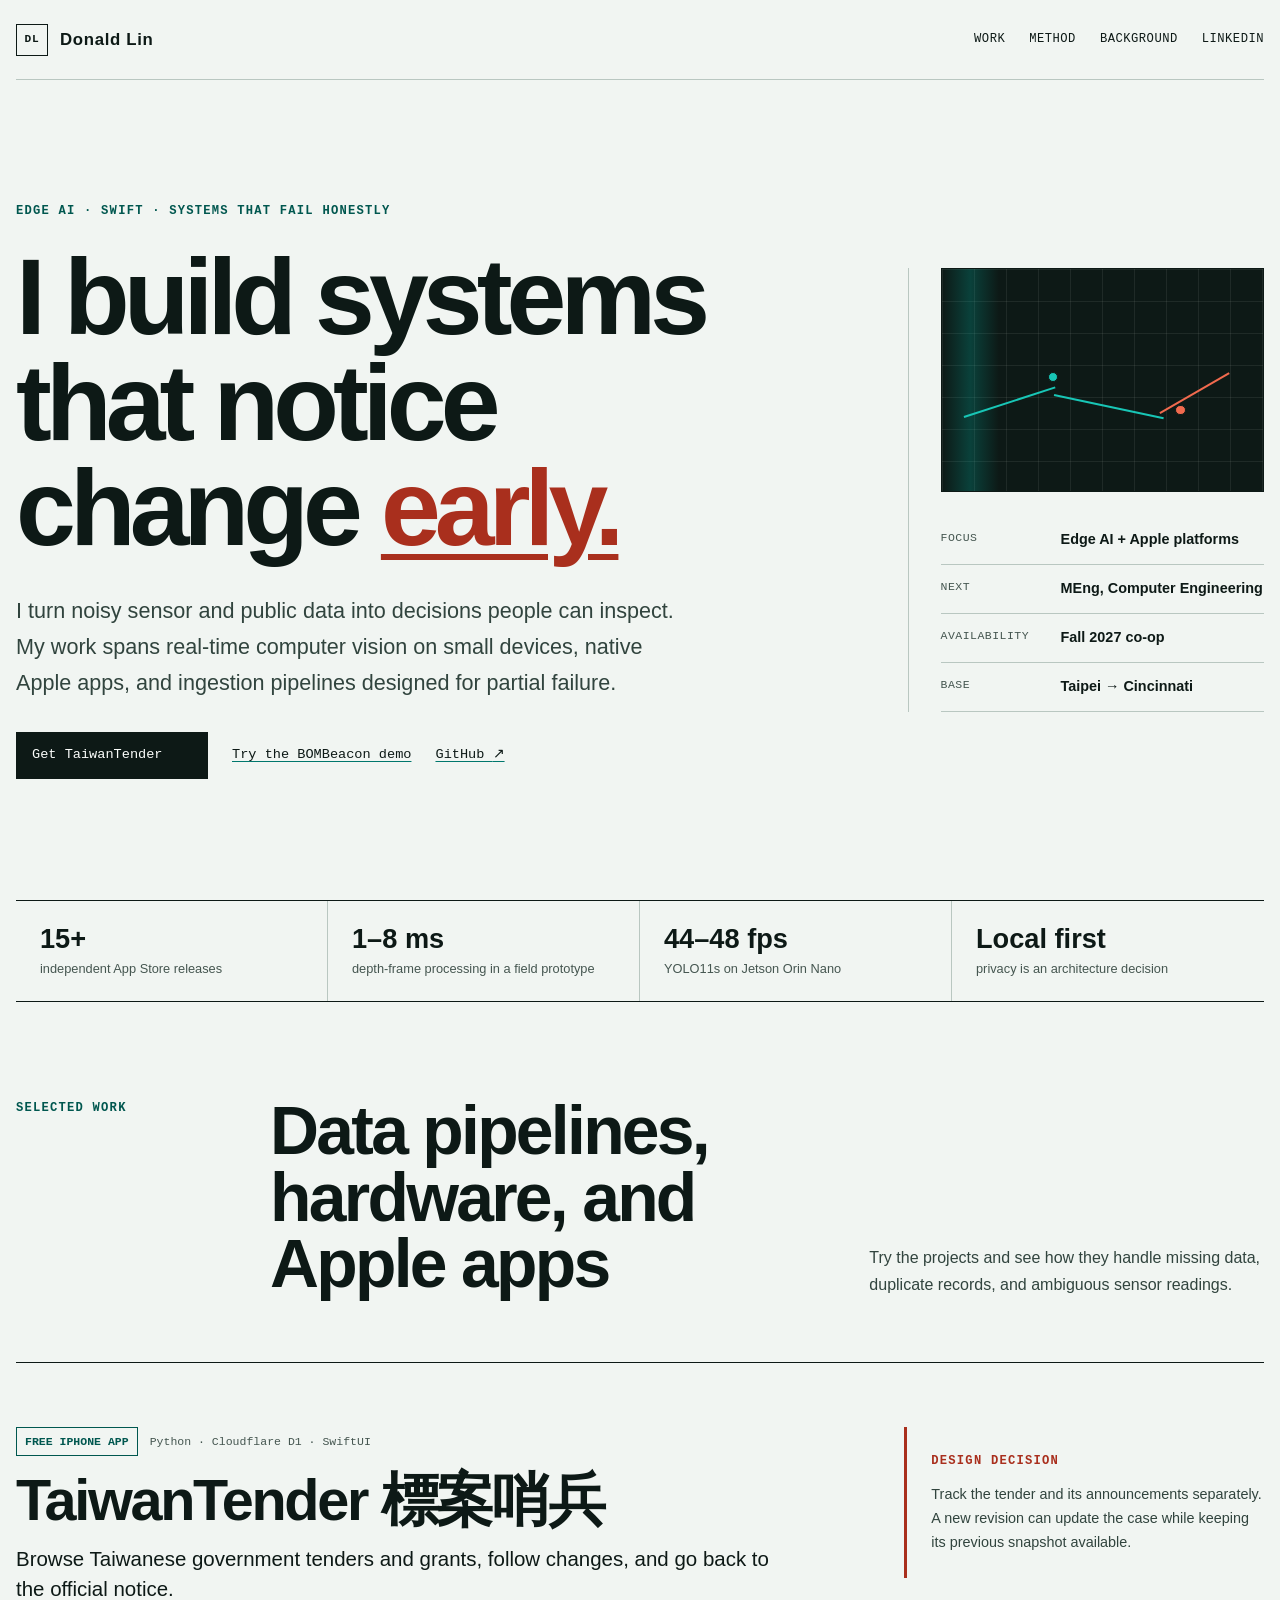
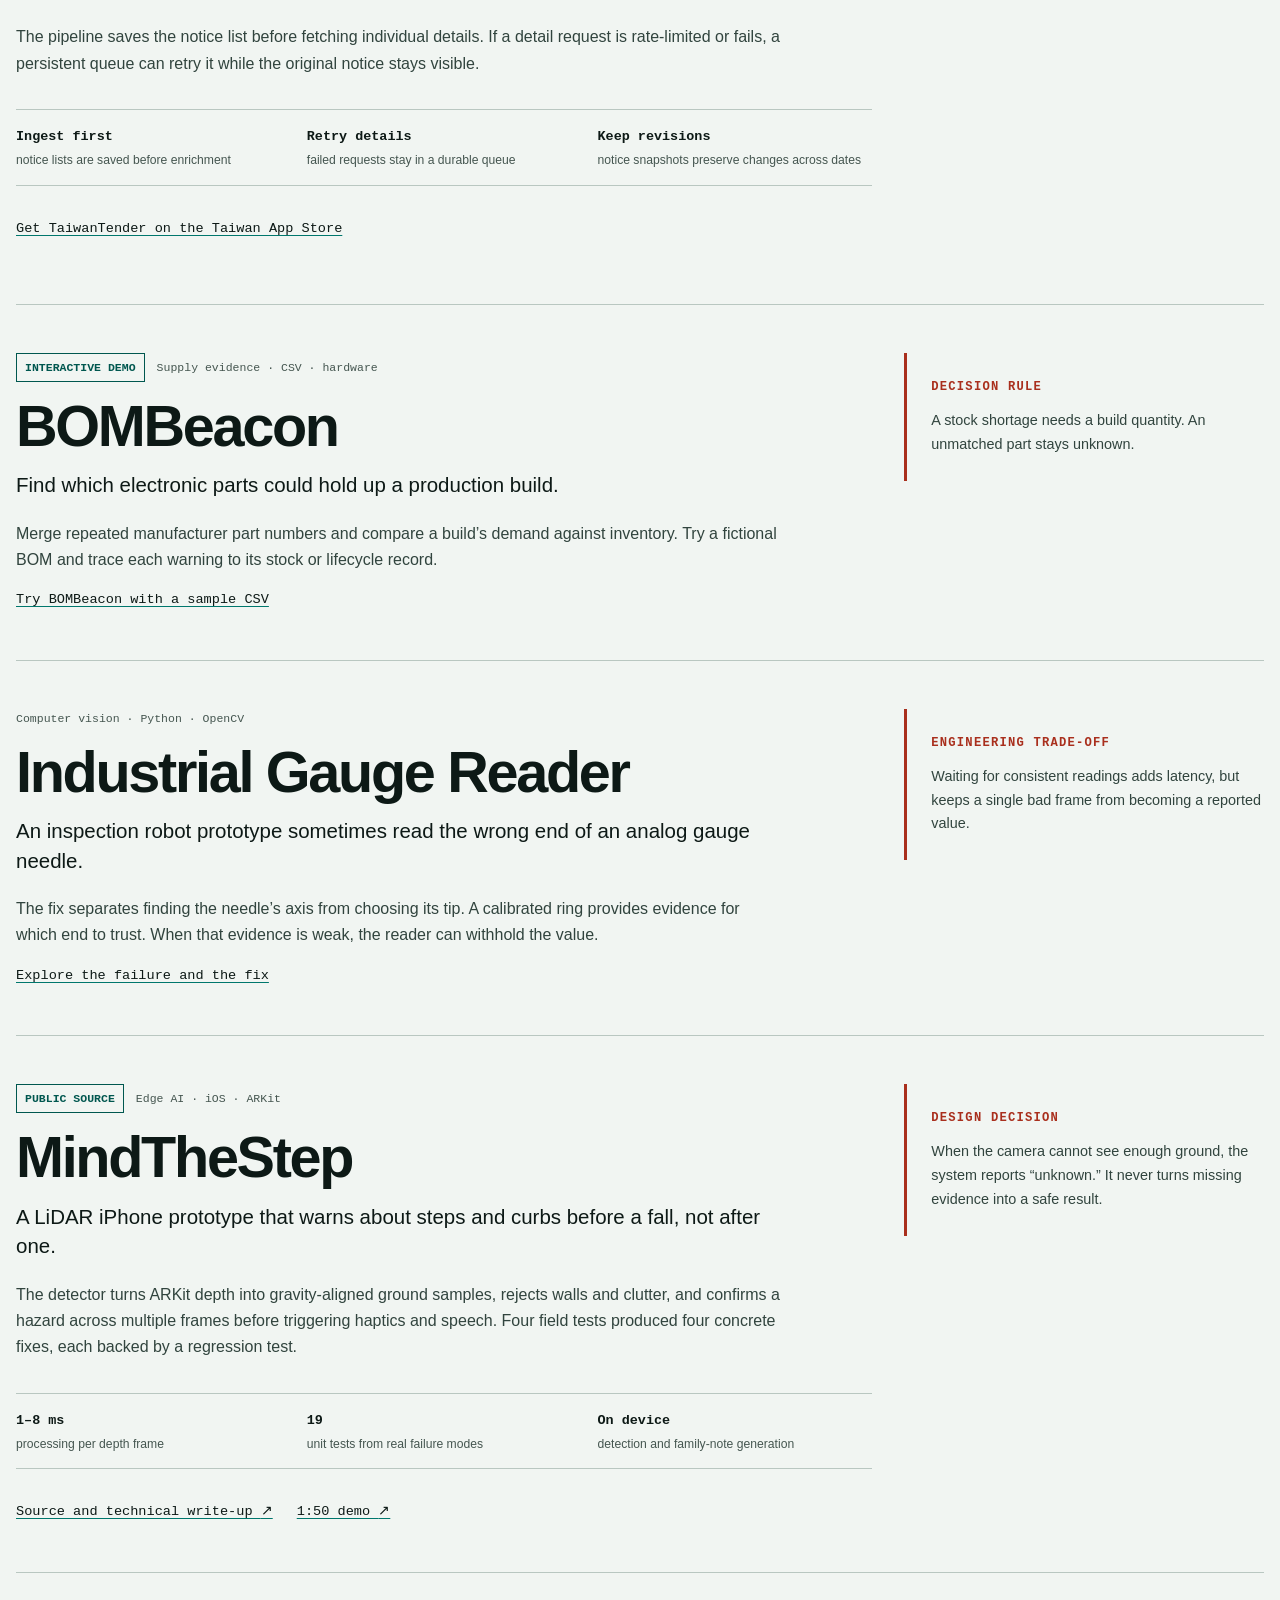
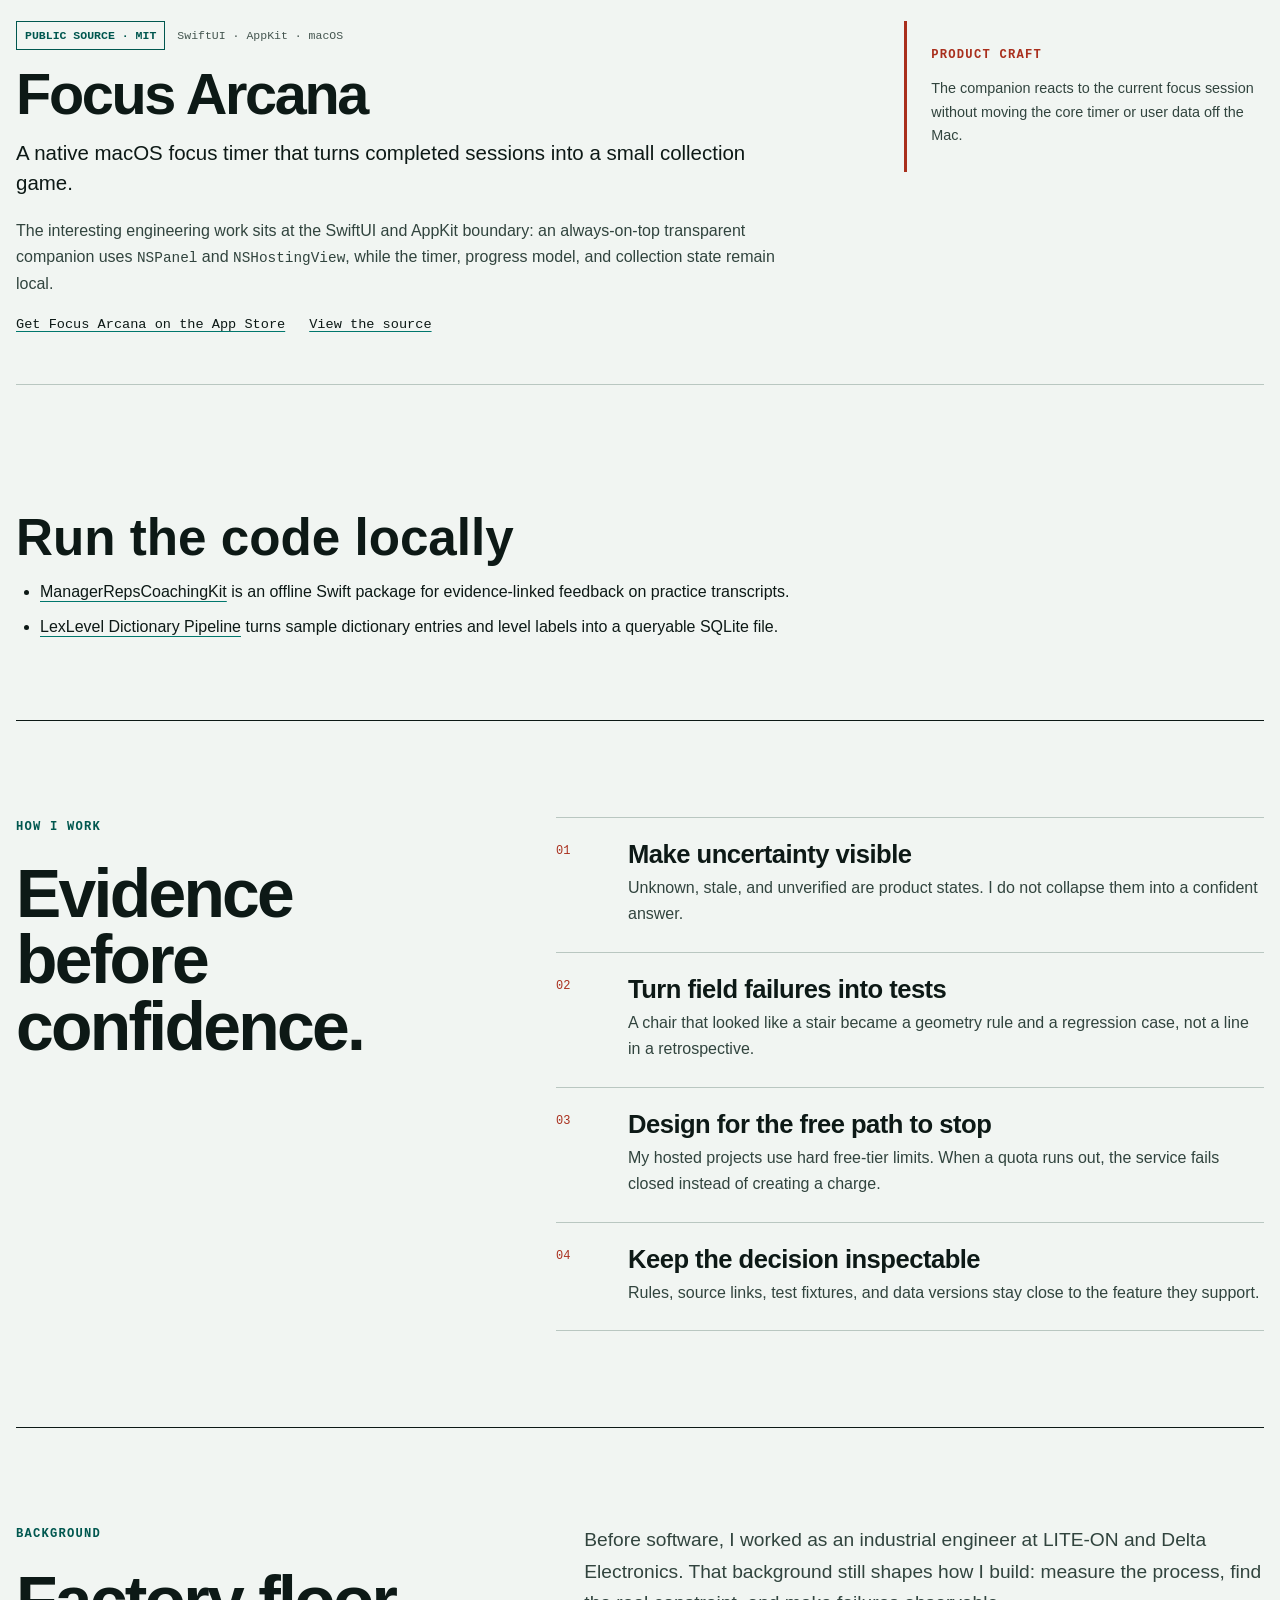
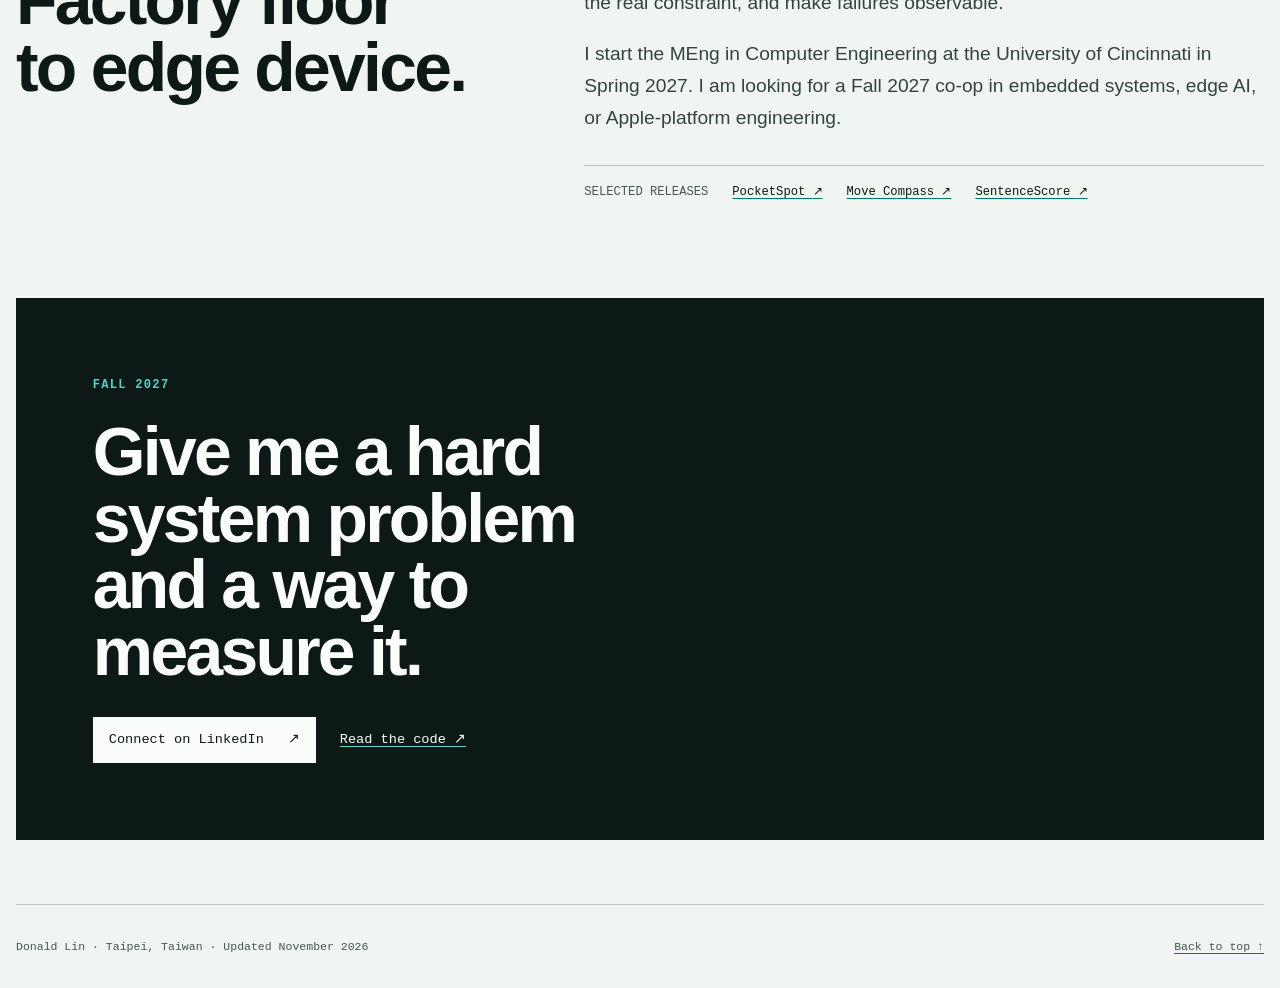
<file: index.html>
<!doctype html>
<html lang="en">
<head>
  <meta charset="utf-8" />
  <meta name="viewport" content="width=device-width, initial-scale=1" />
  <meta name="description" content="Donald Lin builds edge-AI systems and native Apple software, with a focus on measurable behavior, privacy, and reliable operation." />
  <meta name="theme-color" content="#0d1916" />
  <meta name="color-scheme" content="light" />
  <link rel="canonical" href="https://tel0955850213.github.io/" />
  <link rel="icon" href="favicon.svg" type="image/svg+xml" />
  <title>Donald Lin — Edge AI and Apple platforms</title>
  <link rel="stylesheet" href="styles.css" />
</head>
<body>
  <a class="skip-link" href="#main">Skip to main content</a>

  <header class="site-header">
    <a class="wordmark" href="#top">
      <span class="wordmark-mark" aria-hidden="true">DL</span>
      <span>Donald Lin</span>
    </a>
    <nav aria-label="Primary navigation">
      <a href="#work">Work</a>
      <a href="#method">Method</a>
      <a href="#background">Background</a>
      <a href="https://www.linkedin.com/in/donald-lin-0a249320a/">LinkedIn</a>
    </nav>
  </header>

  <main id="main">
    <section class="hero" id="top" aria-labelledby="hero-title">
      <div class="hero-copy">
        <p class="kicker">Edge AI · Swift · systems that fail honestly</p>
        <h1 id="hero-title">I build systems that notice change <em>early.</em></h1>
        <p class="hero-summary">
          I turn noisy sensor and public data into decisions people can inspect.
          My work spans real-time computer vision on small devices, native Apple apps,
          and ingestion pipelines designed for partial failure.
        </p>
        <div class="hero-actions" aria-label="Portfolio links">
          <a class="primary-action" href="https://apps.apple.com/tw/app/id6794689780">Get TaiwanTender</a>
          <a href="bombeacon.html">Try the BOMBeacon demo</a>
          <a href="https://github.com/tel0955850213">GitHub <span aria-hidden="true">↗</span></a>
        </div>
      </div>

      <aside class="signal-panel" aria-label="Current status">
        <div class="signal-screen" aria-hidden="true">
          <span class="scan-line"></span>
          <span class="signal-segment segment-a"></span>
          <span class="signal-segment segment-b"></span>
          <span class="signal-segment segment-c"></span>
          <span class="signal-dot dot-a"></span>
          <span class="signal-dot dot-b"></span>
        </div>
        <dl>
          <div><dt>Focus</dt><dd>Edge AI + Apple platforms</dd></div>
          <div><dt>Next</dt><dd>MEng, Computer Engineering</dd></div>
          <div><dt>Availability</dt><dd>Fall 2027 co-op</dd></div>
          <div><dt>Base</dt><dd>Taipei → Cincinnati</dd></div>
        </dl>
      </aside>
    </section>

    <section class="proof-strip" aria-label="Engineering profile">
      <p><strong>15+</strong><span>independent App Store releases</span></p>
      <p><strong>1–8 ms</strong><span>depth-frame processing in a field prototype</span></p>
      <p><strong>44–48 fps</strong><span>YOLO11s on Jetson Orin Nano</span></p>
      <p><strong>Local first</strong><span>privacy is an architecture decision</span></p>
    </section>

    <section class="work-section" id="work" aria-labelledby="work-title">
      <div class="section-heading">
        <p class="section-label">Selected work</p>
        <h2 id="work-title">Data pipelines, hardware, and Apple apps</h2>
        <p>Try the projects and see how they handle missing data, duplicate records, and ambiguous sensor readings.</p>
      </div>

      <div class="project-ledger">
        <article class="project project-featured" id="taiwantender">
          <div class="project-main">
            <div class="project-meta">
              <span class="status public">Free iPhone app</span>
              <span>Python · Cloudflare D1 · SwiftUI</span>
            </div>
            <h3>TaiwanTender <span lang="zh-Hant">標案哨兵</span></h3>
            <p class="project-lede">Browse Taiwanese government tenders and grants, follow changes, and go back to the official notice.</p>
            <p>The pipeline saves the notice list before fetching individual details. If a detail request is rate-limited or fails, a persistent queue can retry it while the original notice stays visible.</p>
            <div class="evidence" aria-label="TaiwanTender design">
              <p><strong>Ingest first</strong><span>notice lists are saved before enrichment</span></p>
              <p><strong>Retry details</strong><span>failed requests stay in a durable queue</span></p>
              <p><strong>Keep revisions</strong><span>notice snapshots preserve changes across dates</span></p>
            </div>
            <div class="project-links">
              <a href="https://apps.apple.com/tw/app/id6794689780">Get TaiwanTender on the Taiwan App Store</a>
            </div>
          </div>
          <aside class="project-note">
            <p class="note-label">Design decision</p>
            <p>Track the tender and its announcements separately. A new revision can update the case while keeping its previous snapshot available.</p>
          </aside>
        </article>

        <article class="project" id="bombeacon">
          <div class="project-main">
            <div class="project-meta">
              <span class="status public">Interactive demo</span>
              <span>Supply evidence · CSV · hardware</span>
            </div>
            <h3>BOMBeacon</h3>
            <p class="project-lede">Find which electronic parts could hold up a production build.</p>
            <p>Merge repeated manufacturer part numbers and compare a build’s demand against inventory. Try a fictional BOM and trace each warning to its stock or lifecycle record.</p>
            <div class="project-links"><a href="bombeacon.html">Try BOMBeacon with a sample CSV</a></div>
          </div>
          <aside class="project-note">
            <p class="note-label">Decision rule</p>
            <p>A stock shortage needs a build quantity. An unmatched part stays unknown.</p>
          </aside>
        </article>

        <article class="project">
          <div class="project-main">
            <div class="project-meta"><span>Computer vision · Python · OpenCV</span></div>
            <h3>Industrial Gauge Reader</h3>
            <p class="project-lede">An inspection robot prototype sometimes read the wrong end of an analog gauge needle.</p>
            <p>The fix separates finding the needle’s axis from choosing its tip. A calibrated ring provides evidence for which end to trust. When that evidence is weak, the reader can withhold the value.</p>
            <div class="project-links"><a href="gauge-reader.html">Explore the failure and the fix</a></div>
          </div>
          <aside class="project-note">
            <p class="note-label">Engineering trade-off</p>
            <p>Waiting for consistent readings adds latency, but keeps a single bad frame from becoming a reported value.</p>
          </aside>
        </article>

        <article class="project">
          <div class="project-main">
            <div class="project-meta">
              <span class="status public">Public source</span>
              <span>Edge AI · iOS · ARKit</span>
            </div>
            <h3>MindTheStep</h3>
            <p class="project-lede">A LiDAR iPhone prototype that warns about steps and curbs before a fall, not after one.</p>
            <p>
              The detector turns ARKit depth into gravity-aligned ground samples, rejects walls and clutter,
              and confirms a hazard across multiple frames before triggering haptics and speech. Four field tests
              produced four concrete fixes, each backed by a regression test.
            </p>
            <div class="evidence" aria-label="MindTheStep evidence">
              <p><strong>1–8 ms</strong><span>processing per depth frame</span></p>
              <p><strong>19</strong><span>unit tests from real failure modes</span></p>
              <p><strong>On device</strong><span>detection and family-note generation</span></p>
            </div>
            <div class="project-links">
              <a href="https://github.com/tel0955850213/mindthestep">Source and technical write-up <span aria-hidden="true">↗</span></a>
              <a href="https://youtu.be/XT80odwnBWA">1:50 demo <span aria-hidden="true">↗</span></a>
            </div>
          </div>
          <aside class="project-note">
            <p class="note-label">Design decision</p>
            <p>When the camera cannot see enough ground, the system reports “unknown.” It never turns missing evidence into a safe result.</p>
          </aside>
        </article>

        <article class="project">
          <div class="project-main">
            <div class="project-meta">
              <span class="status public">Public source · MIT</span>
              <span>SwiftUI · AppKit · macOS</span>
            </div>
            <h3>Focus Arcana</h3>
            <p class="project-lede">A native macOS focus timer that turns completed sessions into a small collection game.</p>
            <p>
              The interesting engineering work sits at the SwiftUI and AppKit boundary: an always-on-top transparent
              companion uses <code>NSPanel</code> and <code>NSHostingView</code>, while the timer, progress model,
              and collection state remain local.
            </p>
            <div class="project-links">
              <a href="https://apps.apple.com/us/app/focus-arcana-pomodoro-rpg/id6789488362">Get Focus Arcana on the App Store</a>
              <a href="https://github.com/tel0955850213/MacFocus">View the source</a>
            </div>
          </div>
          <aside class="project-note">
            <p class="note-label">Product craft</p>
            <p>The companion reacts to the current focus session without moving the core timer or user data off the Mac.</p>
          </aside>
        </article>
      </div>
    </section>

    <section class="library-section" id="tools" aria-labelledby="tools-title">
      <h2 id="tools-title">Run the code locally</h2>
      <ul>
        <li><a href="https://github.com/tel0955850213/ManagerRepsCoachingKit">ManagerRepsCoachingKit</a> is an offline Swift package for evidence-linked feedback on practice transcripts.</li>
        <li><a href="https://github.com/tel0955850213/lexlevel-pipeline">LexLevel Dictionary Pipeline</a> turns sample dictionary entries and level labels into a queryable SQLite file.</li>
      </ul>
    </section>

    <section class="method-section" id="method" aria-labelledby="method-title">
      <div class="section-heading compact">
        <p class="section-label">How I work</p>
        <h2 id="method-title">Evidence before confidence.</h2>
      </div>
      <ol class="method-list">
        <li>
          <span class="method-number">01</span>
          <div><h3>Make uncertainty visible</h3><p>Unknown, stale, and unverified are product states. I do not collapse them into a confident answer.</p></div>
        </li>
        <li>
          <span class="method-number">02</span>
          <div><h3>Turn field failures into tests</h3><p>A chair that looked like a stair became a geometry rule and a regression case, not a line in a retrospective.</p></div>
        </li>
        <li>
          <span class="method-number">03</span>
          <div><h3>Design for the free path to stop</h3><p>My hosted projects use hard free-tier limits. When a quota runs out, the service fails closed instead of creating a charge.</p></div>
        </li>
        <li>
          <span class="method-number">04</span>
          <div><h3>Keep the decision inspectable</h3><p>Rules, source links, test fixtures, and data versions stay close to the feature they support.</p></div>
        </li>
      </ol>
    </section>

    <section class="background-section" id="background" aria-labelledby="background-title">
      <div>
        <p class="section-label">Background</p>
        <h2 id="background-title">Factory floor to edge device.</h2>
      </div>
      <div class="background-copy">
        <p>
          Before software, I worked as an industrial engineer at LITE-ON and Delta Electronics.
          That background still shapes how I build: measure the process, find the real constraint,
          and make failures observable.
        </p>
        <p>
          I start the MEng in Computer Engineering at the University of Cincinnati in Spring 2027.
          I am looking for a Fall 2027 co-op in embedded systems, edge AI, or Apple-platform engineering.
        </p>
        <div class="app-links" aria-label="Selected App Store releases">
          <span>Selected releases</span>
          <a href="https://apps.apple.com/tw/app/id6771274846">PocketSpot <span aria-hidden="true">↗</span></a>
          <a href="https://apps.apple.com/us/app/move-compass/id6795955157">Move Compass <span aria-hidden="true">↗</span></a>
          <a href="https://apps.apple.com/us/app/sentencescore-ielts-speaking/id6782122833">SentenceScore <span aria-hidden="true">↗</span></a>
        </div>
      </div>
    </section>

    <section class="contact-section" aria-labelledby="contact-title">
      <p class="section-label">Fall 2027</p>
      <h2 id="contact-title">Give me a hard system problem and a way to measure it.</h2>
      <div class="contact-links">
        <a class="primary-action light" href="https://www.linkedin.com/in/donald-lin-0a249320a/">Connect on LinkedIn <span aria-hidden="true">↗</span></a>
        <a href="https://github.com/tel0955850213">Read the code <span aria-hidden="true">↗</span></a>
      </div>
    </section>
  </main>

  <footer>
    <p>Donald Lin · Taipei, Taiwan · Updated November 2026</p>
    <a href="#top">Back to top <span aria-hidden="true">↑</span></a>
  </footer>
</body>
</html>
</file>
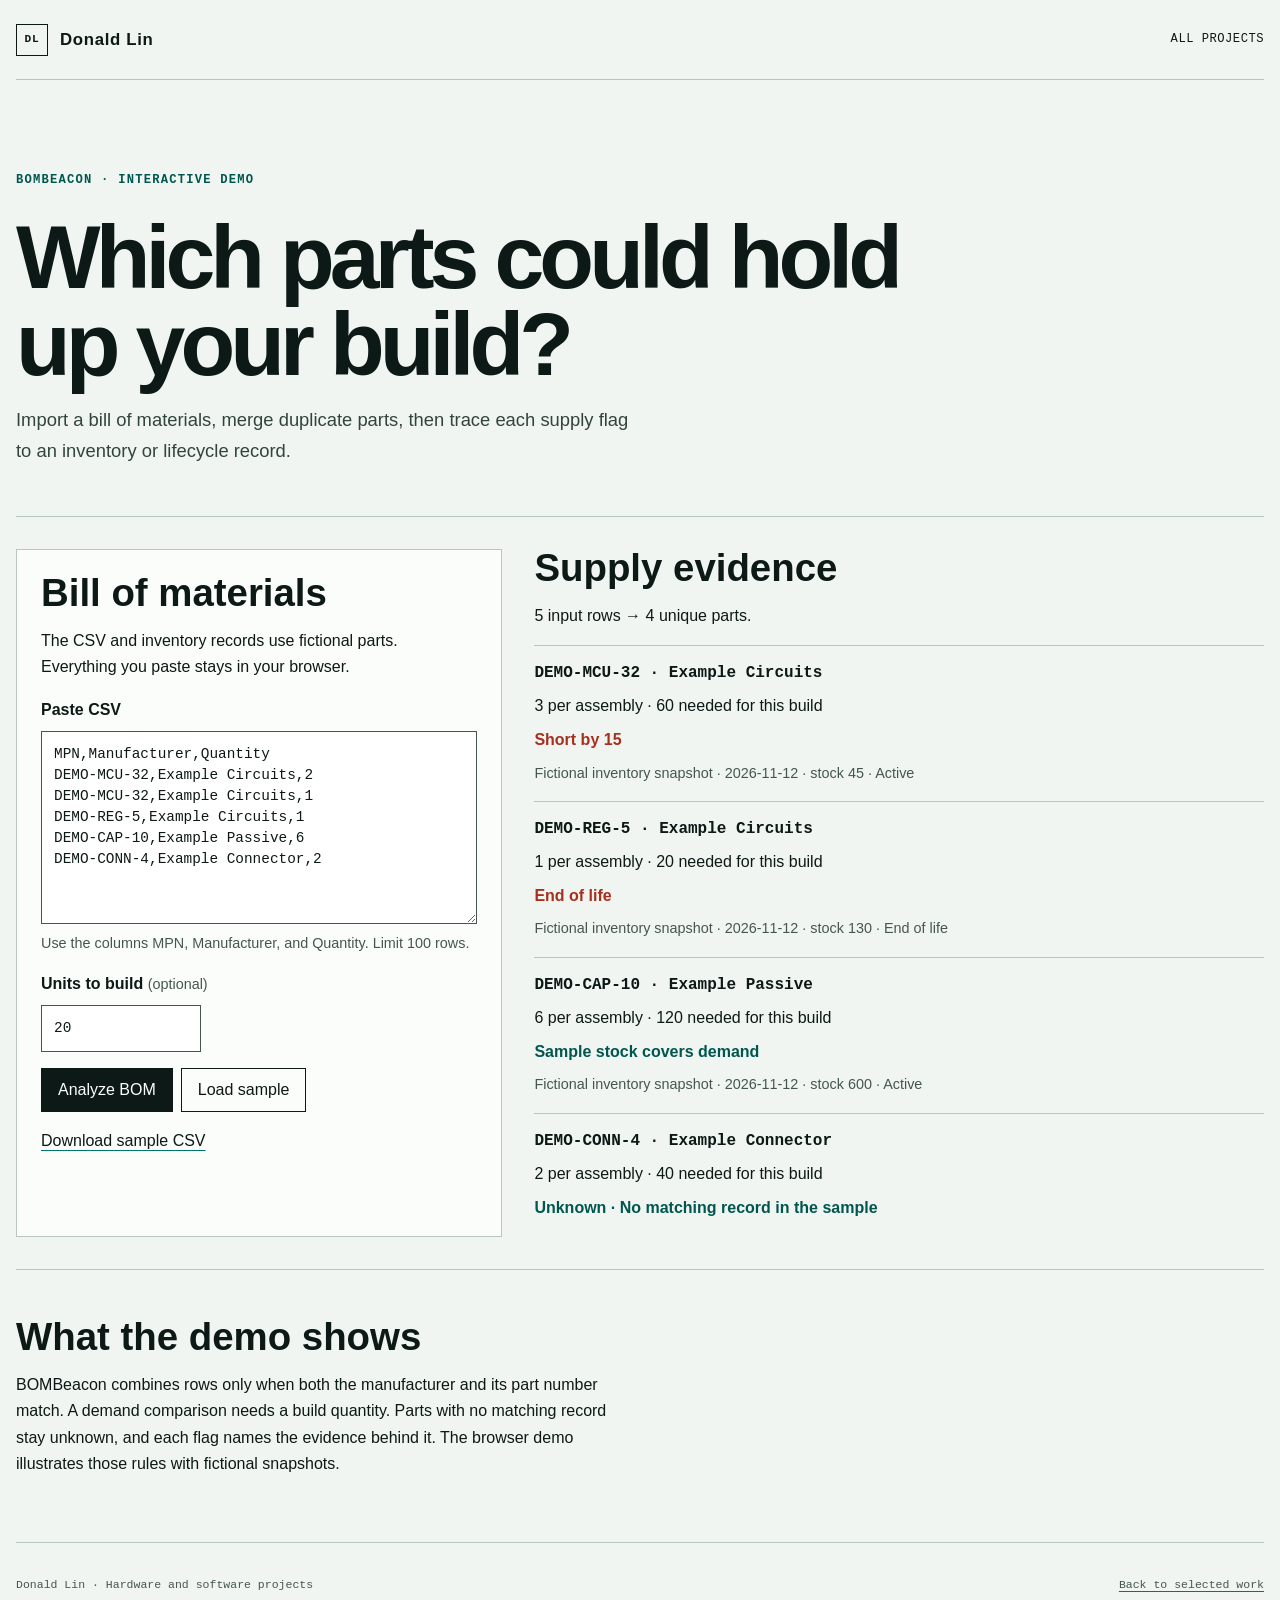
<file: bombeacon.html>
<!doctype html>
<html lang="en">
<head>
  <meta charset="utf-8" />
  <meta name="viewport" content="width=device-width, initial-scale=1" />
  <meta name="description" content="Try BOMBeacon with a fictional bill of materials. Merge repeated part numbers and trace supply flags to specific evidence." />
  <meta name="theme-color" content="#0d1916" />
  <link rel="canonical" href="https://tel0955850213.github.io/bombeacon.html" />
  <link rel="icon" href="favicon.svg" type="image/svg+xml" />
  <title>BOMBeacon demo | Donald Lin</title>
  <link rel="stylesheet" href="styles.css" />
  <link rel="stylesheet" href="bombeacon.css" />
  <script src="bombeacon.js" defer></script>
</head>
<body>
  <a class="skip-link" href="#main">Skip to main content</a>
  <header class="site-header">
    <a class="wordmark" href="./"><span class="wordmark-mark" aria-hidden="true">DL</span><span>Donald Lin</span></a>
    <nav aria-label="Primary navigation"><a href="./#work">All projects</a></nav>
  </header>

  <main id="main" class="bom-page">
    <header class="bom-intro">
      <p class="section-label">BOMBeacon · Interactive demo</p>
      <h1>Which parts could hold up your build?</h1>
      <p>Import a bill of materials, merge duplicate parts, then trace each supply flag to an inventory or lifecycle record.</p>
    </header>

    <div class="bom-workbench">
      <section class="bom-input" aria-labelledby="input-title">
        <h2 id="input-title">Bill of materials</h2>
        <p>The CSV and inventory records use fictional parts. Everything you paste stays in your browser.</p>
        <noscript><p>Enable JavaScript to run the analysis. You can still download the sample CSV below.</p></noscript>
        <form id="bom-form" hidden>
          <label for="bom-csv">Paste CSV</label>
          <textarea id="bom-csv" rows="8" maxlength="30000" spellcheck="false" required aria-describedby="bom-format"></textarea>
          <p id="bom-format" class="bom-help">Use the columns MPN, Manufacturer, and Quantity. Limit 100 rows.</p>
          <label for="bom-builds">Units to build <span class="bom-help">(optional)</span></label>
          <input id="bom-builds" type="number" min="1" max="100000" step="1" />
          <div class="bom-actions">
            <button class="primary-action" type="submit">Analyze BOM</button>
            <button class="bom-reset" type="button" id="bom-reset">Load sample</button>
          </div>
        </form>
        <a class="bom-download" href="bombeacon-sample.csv" download>Download sample CSV</a>
      </section>

      <section class="bom-output" aria-labelledby="output-title">
        <h2 id="output-title">Supply evidence</h2>
        <p id="bom-summary" role="status">Analyze the sample to see the merged parts and their evidence.</p>
        <p id="bom-error" role="alert" hidden></p>
        <div id="bom-findings"></div>
      </section>
    </div>

    <section class="bom-design" aria-labelledby="design-title">
      <h2 id="design-title">What the demo shows</h2>
      <p>BOMBeacon combines rows only when both the manufacturer and its part number match. A demand comparison needs a build quantity. Parts with no matching record stay unknown, and each flag names the evidence behind it. The browser demo illustrates those rules with fictional snapshots.</p>
    </section>
  </main>

  <footer><p>Donald Lin · Hardware and software projects</p><a href="./#work">Back to selected work</a></footer>
</body>
</html>
</file>
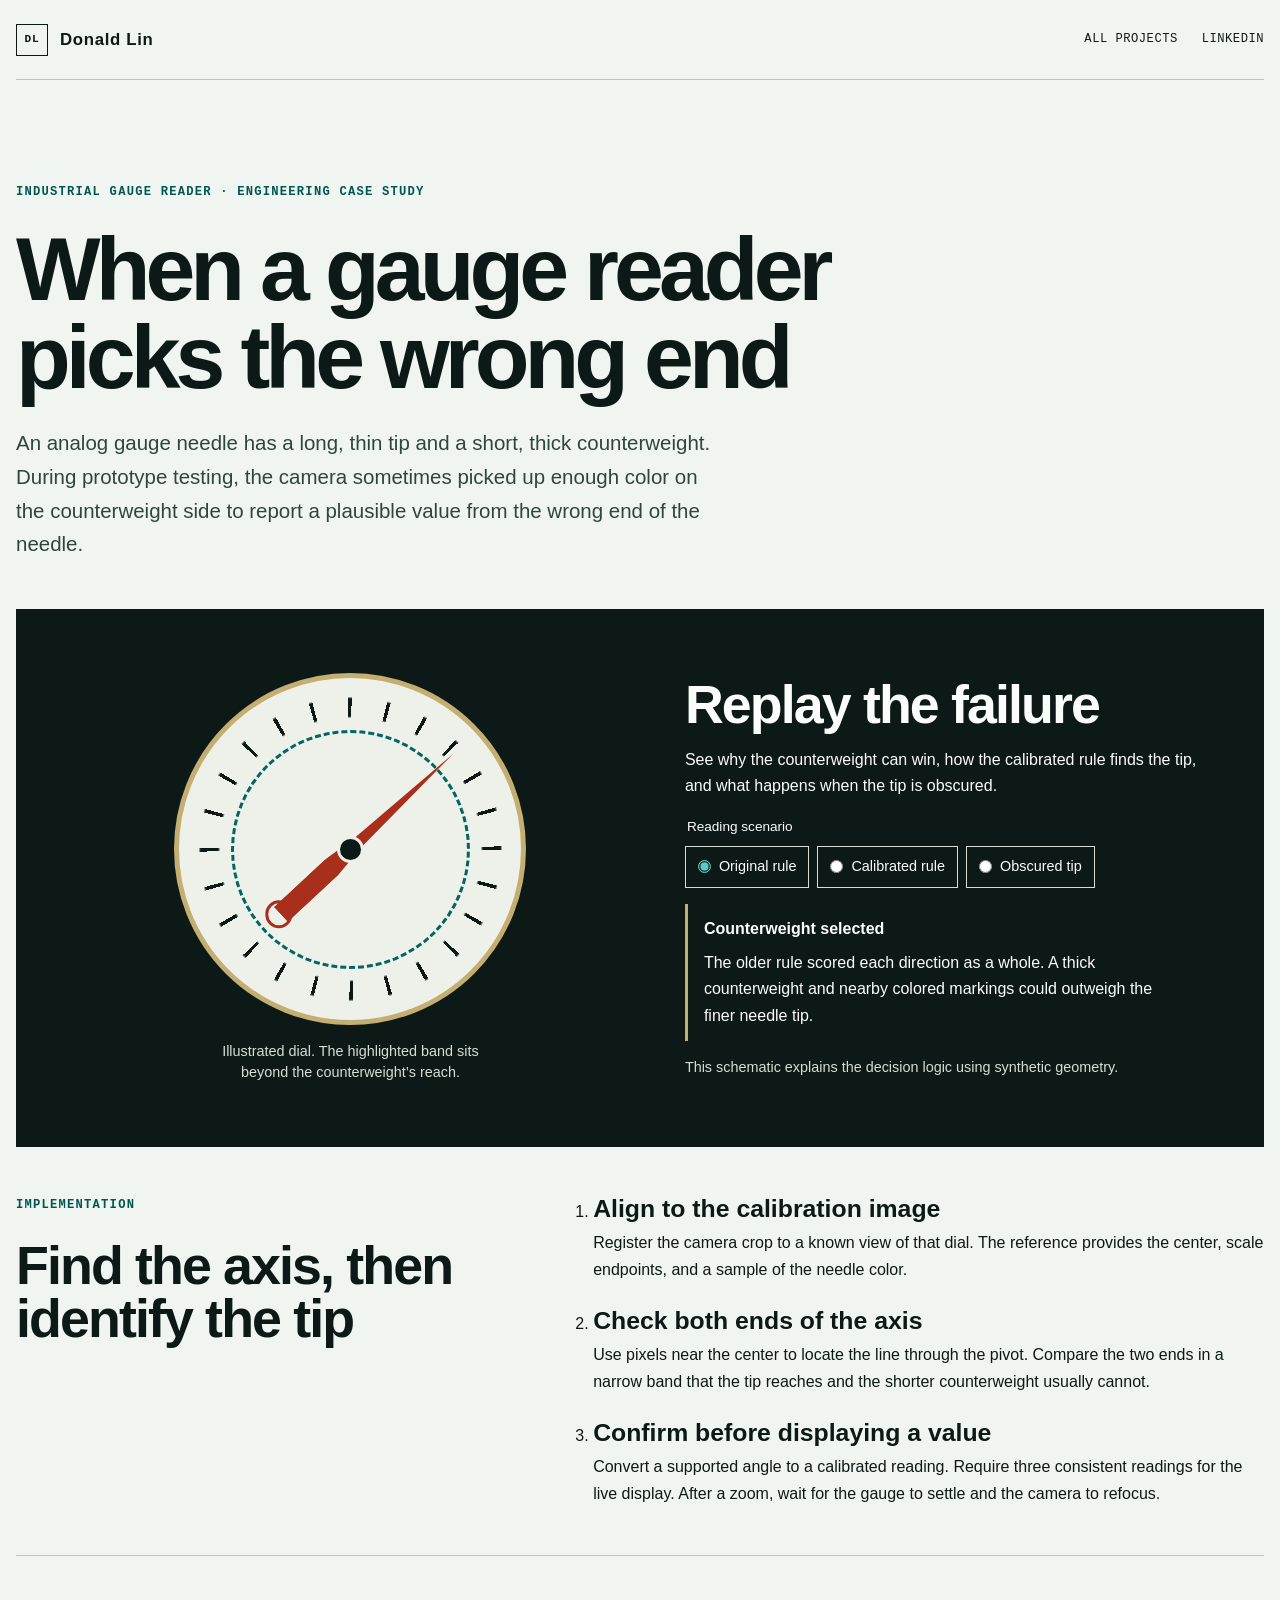
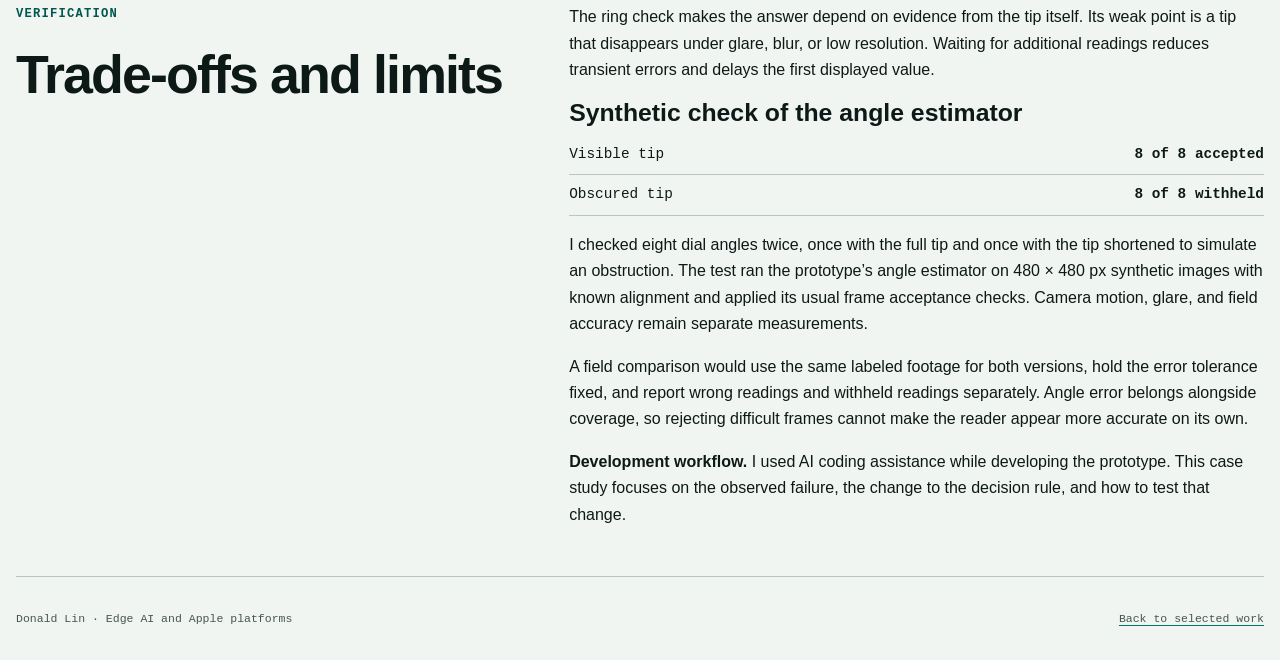
<file: gauge-reader.html>
<!doctype html>
<html lang="en">
<head>
  <meta charset="utf-8" />
  <meta name="viewport" content="width=device-width, initial-scale=1" />
  <meta name="description" content="An engineering case study on debugging an analog gauge reader for an inspection robot, including an interactive needle and counterweight example." />
  <meta name="theme-color" content="#0d1916" />
  <link rel="canonical" href="https://tel0955850213.github.io/gauge-reader.html" />
  <link rel="icon" href="favicon.svg" type="image/svg+xml" />
  <title>Industrial Gauge Reader | Donald Lin</title>
  <link rel="stylesheet" href="styles.css" />
  <link rel="stylesheet" href="gauge-reader.css" />
  <script src="gauge-reader.js" defer></script>
</head>
<body>
  <a class="skip-link" href="#main">Skip to main content</a>
  <header class="site-header">
    <a class="wordmark" href="./">
      <span class="wordmark-mark" aria-hidden="true">DL</span><span>Donald Lin</span>
    </a>
    <nav aria-label="Primary navigation">
      <a href="./#work">All projects</a>
      <a href="https://www.linkedin.com/in/donald-lin-0a249320a/">LinkedIn</a>
    </nav>
  </header>

  <main id="main" class="gauge-case">
    <header class="case-intro">
      <p class="section-label">Industrial Gauge Reader · Engineering case study</p>
      <h1>When a gauge reader picks the wrong end</h1>
      <p>An analog gauge needle has a long, thin tip and a short, thick counterweight. During prototype testing, the camera sometimes picked up enough color on the counterweight side to report a plausible value from the wrong end of the needle.</p>
    </header>

    <section class="gauge-demo" aria-labelledby="demo-title" data-mode="before">
      <figure class="gauge-figure">
        <div class="gauge-dial" aria-hidden="true">
          <div class="dial-ticks"></div>
          <div class="dial-ring"></div>
          <div class="dial-pointer"></div>
          <div class="dial-hub"></div>
          <div class="dial-pick"></div>
        </div>
        <figcaption>Illustrated dial. The highlighted band sits beyond the counterweight’s reach.</figcaption>
      </figure>
      <div class="demo-copy">
        <h2 id="demo-title">Replay the failure</h2>
        <p>See why the counterweight can win, how the calibrated rule finds the tip, and what happens when the tip is obscured.</p>
        <fieldset class="demo-controls" hidden>
          <legend>Reading scenario</legend>
          <label><input type="radio" name="scenario" value="before" checked /> Original rule</label>
          <label><input type="radio" name="scenario" value="after" /> Calibrated rule</label>
          <label><input type="radio" name="scenario" value="hidden" /> Obscured tip</label>
        </fieldset>
        <div class="demo-result" aria-live="polite" aria-atomic="true">
          <p class="result-label" id="result-label">Counterweight selected</p>
          <p id="result-detail">The older rule scored each direction as a whole. A thick counterweight and nearby colored markings could outweigh the finer needle tip.</p>
        </div>
        <p class="demo-caption">This schematic explains the decision logic using synthetic geometry.</p>
      </div>
    </section>

    <section class="case-section" aria-labelledby="fix-title">
      <div><p class="section-label">Implementation</p><h2 id="fix-title">Find the axis, then identify the tip</h2></div>
      <ol class="case-steps">
        <li><h3>Align to the calibration image</h3><p>Register the camera crop to a known view of that dial. The reference provides the center, scale endpoints, and a sample of the needle color.</p></li>
        <li><h3>Check both ends of the axis</h3><p>Use pixels near the center to locate the line through the pivot. Compare the two ends in a narrow band that the tip reaches and the shorter counterweight usually cannot.</p></li>
        <li><h3>Confirm before displaying a value</h3><p>Convert a supported angle to a calibrated reading. Require three consistent readings for the live display. After a zoom, wait for the gauge to settle and the camera to refocus.</p></li>
      </ol>
    </section>

    <section class="case-section" aria-labelledby="evidence-title">
      <div><p class="section-label">Verification</p><h2 id="evidence-title">Trade-offs and limits</h2></div>
      <div>
        <p>The ring check makes the answer depend on evidence from the tip itself. Its weak point is a tip that disappears under glare, blur, or low resolution. Waiting for additional readings reduces transient errors and delays the first displayed value.</p>
        <h3 class="case-test-title">Synthetic check of the angle estimator</h3>
        <dl class="case-results">
          <div><dt>Visible tip</dt><dd>8 of 8 accepted</dd></div>
          <div><dt>Obscured tip</dt><dd>8 of 8 withheld</dd></div>
        </dl>
        <p>I checked eight dial angles twice, once with the full tip and once with the tip shortened to simulate an obstruction. The test ran the prototype’s angle estimator on 480 × 480 px synthetic images with known alignment and applied its usual frame acceptance checks. Camera motion, glare, and field accuracy remain separate measurements.</p>
        <p>A field comparison would use the same labeled footage for both versions, hold the error tolerance fixed, and report wrong readings and withheld readings separately. Angle error belongs alongside coverage, so rejecting difficult frames cannot make the reader appear more accurate on its own.</p>
        <p class="case-role"><strong>Development workflow.</strong> I used AI coding assistance while developing the prototype. This case study focuses on the observed failure, the change to the decision rule, and how to test that change.</p>
      </div>
    </section>
  </main>

  <footer><p>Donald Lin · Edge AI and Apple platforms</p><a href="./#work">Back to selected work</a></footer>
</body>
</html>
</file>
<file: styles.css>
:root {
  --ink: #0d1916;
  --ink-soft: #31443e;
  --paper: #f1f5f2;
  --surface: #fbfdfb;
  --line: #b9c7c1;
  --signal: #00776d;
  --signal-dark: #00574f;
  --hazard: #a92f1d;
  --steel: #455650;
  --display: "Avenir Next Condensed", "Arial Narrow", "Aptos Display", sans-serif;
  --body: "Avenir Next", Avenir, "Segoe UI", sans-serif;
  --mono: "SFMono-Regular", Consolas, "Liberation Mono", monospace;
  --max-width: 84rem;
  --space-1: 0.25rem;
  --space-2: 0.5rem;
  --space-3: 0.75rem;
  --space-4: 1rem;
  --space-6: 1.5rem;
  --space-8: 2rem;
  --space-12: 3rem;
  --space-16: 4rem;
  --space-24: 6rem;
}

* {
  box-sizing: border-box;
}

html {
  scroll-behavior: smooth;
}

body {
  margin: 0;
  background: var(--paper);
  color: var(--ink);
  font-family: var(--body);
  font-size: 1rem;
  line-height: 1.65;
  text-rendering: optimizeLegibility;
}

a {
  color: inherit;
  text-decoration-color: var(--signal);
  text-decoration-thickness: 0.08em;
  text-underline-offset: 0.22em;
}

a:hover {
  color: var(--signal-dark);
}

a:focus-visible,
button:focus-visible {
  outline: 0.2rem solid var(--hazard);
  outline-offset: 0.2rem;
}

code {
  font-family: var(--mono);
  font-size: 0.9em;
}

.skip-link {
  position: fixed;
  z-index: 20;
  top: var(--space-4);
  left: var(--space-4);
  padding: var(--space-3) var(--space-4);
  background: var(--ink);
  color: var(--surface);
  transform: translateY(-160%);
  clip-path: inset(50%);
}

.skip-link:focus {
  transform: translateY(0);
  clip-path: none;
}

.site-header,
main,
footer {
  width: min(calc(100% - 2rem), var(--max-width));
  margin-inline: auto;
}

.site-header {
  min-height: 5rem;
  display: flex;
  align-items: center;
  justify-content: space-between;
  gap: var(--space-8);
  border-bottom: 0.08rem solid var(--line);
}

.wordmark {
  display: inline-flex;
  align-items: center;
  gap: var(--space-3);
  color: var(--ink);
  font-family: var(--display);
  font-size: 1.05rem;
  font-weight: 700;
  letter-spacing: 0.04em;
  text-decoration: none;
}

.wordmark-mark {
  display: grid;
  width: 2rem;
  aspect-ratio: 1;
  place-items: center;
  border: 0.08rem solid var(--ink);
  font-family: var(--mono);
  font-size: 0.7rem;
}

nav {
  display: flex;
  flex-wrap: wrap;
  justify-content: flex-end;
  gap: var(--space-6);
  font-family: var(--mono);
  font-size: 0.76rem;
  letter-spacing: 0.04em;
  text-transform: uppercase;
}

nav a {
  text-decoration: none;
}

.hero {
  min-height: calc(100svh - 5rem);
  display: grid;
  grid-template-columns: minmax(0, 1.55fr) minmax(18rem, 0.7fr);
  align-items: center;
  gap: clamp(3rem, 8vw, 8rem);
  padding-block: var(--space-16);
}

.kicker,
.section-label,
.note-label {
  margin: 0 0 var(--space-6);
  color: var(--signal-dark);
  font-family: var(--mono);
  font-size: 0.76rem;
  font-weight: 700;
  letter-spacing: 0.1em;
  text-transform: uppercase;
}

h1,
h2,
h3,
p {
  margin-top: 0;
}

h1,
h2,
h3 {
  font-family: var(--display);
  font-weight: 650;
  line-height: 0.98;
}

h1 {
  max-width: 13ch;
  margin-bottom: var(--space-8);
  font-size: clamp(3.5rem, 8.4vw, 8.2rem);
  letter-spacing: -0.055em;
}

h1 em {
  color: var(--hazard);
  font-style: normal;
  text-decoration: underline;
  text-decoration-thickness: 0.06em;
  text-underline-offset: 0.08em;
}

.hero-summary {
  max-width: 42rem;
  margin-bottom: var(--space-8);
  color: var(--ink-soft);
  font-size: clamp(1.05rem, 1.7vw, 1.35rem);
}

.hero-actions,
.project-links,
.contact-links {
  display: flex;
  flex-wrap: wrap;
  align-items: center;
  gap: var(--space-6);
  font-family: var(--mono);
  font-size: 0.85rem;
}

.primary-action {
  display: inline-flex;
  align-items: center;
  justify-content: space-between;
  min-width: 12rem;
  gap: var(--space-6);
  padding: var(--space-3) var(--space-4);
  background: var(--ink);
  color: var(--surface);
  text-decoration: none;
}

.primary-action:hover {
  background: var(--signal-dark);
  color: var(--surface);
}

.signal-panel {
  border-left: 0.08rem solid var(--line);
  padding-left: var(--space-8);
}

.signal-screen {
  position: relative;
  min-height: 14rem;
  overflow: hidden;
  border: 0.08rem solid var(--ink);
  background-color: var(--ink);
  background-image:
    linear-gradient(rgba(241, 245, 242, 0.08) 0.08rem, transparent 0.08rem),
    linear-gradient(90deg, rgba(241, 245, 242, 0.08) 0.08rem, transparent 0.08rem);
  background-size: 2rem 2rem;
}

.scan-line {
  position: absolute;
  inset: 0 auto 0 0;
  width: 18%;
  background: linear-gradient(90deg, transparent, rgba(0, 194, 177, 0.24), transparent);
  animation: scan 5s linear infinite;
}

.signal-segment,
.signal-dot {
  position: absolute;
  display: block;
  background: #18c6b6;
}

.signal-segment {
  height: 0.15rem;
  transform-origin: left center;
}

.segment-a {
  width: 30%;
  top: 66%;
  left: 7%;
  transform: rotate(-18deg);
}

.segment-b {
  width: 35%;
  top: 56%;
  left: 35%;
  transform: rotate(12deg);
}

.segment-c {
  width: 25%;
  top: 64%;
  left: 68%;
  transform: rotate(-30deg);
  background: #f16a4e;
}

.signal-dot {
  width: 0.65rem;
  aspect-ratio: 1;
  border: 0.12rem solid var(--ink);
  border-radius: 50%;
}

.dot-a {
  top: 46%;
  left: 33%;
}

.dot-b {
  top: 61%;
  right: 24%;
  background: #f16a4e;
}

@keyframes scan {
  from { transform: translateX(-100%); }
  to { transform: translateX(620%); }
}

.signal-panel dl {
  margin: var(--space-6) 0 0;
}

.signal-panel dl div {
  display: grid;
  grid-template-columns: 6.5rem 1fr;
  gap: var(--space-4);
  padding-block: var(--space-3);
  border-bottom: 0.08rem solid var(--line);
}

.signal-panel dt {
  color: var(--steel);
  font-family: var(--mono);
  font-size: 0.72rem;
  letter-spacing: 0.04em;
  text-transform: uppercase;
}

.signal-panel dd {
  margin: 0;
  font-size: 0.9rem;
  font-weight: 600;
}

.proof-strip {
  display: grid;
  grid-template-columns: repeat(4, 1fr);
  border-block: 0.08rem solid var(--ink);
}

.proof-strip p {
  margin: 0;
  padding: var(--space-6);
  border-right: 0.08rem solid var(--line);
}

.proof-strip p:last-child {
  border-right: 0;
}

.proof-strip strong,
.proof-strip span {
  display: block;
}

.proof-strip strong {
  margin-bottom: var(--space-2);
  font-family: var(--display);
  font-size: 1.7rem;
  line-height: 1;
}

.proof-strip span {
  color: var(--steel);
  font-size: 0.8rem;
  line-height: 1.35;
}

.work-section,
.method-section,
.background-section {
  padding-block: var(--space-24);
}

.section-heading {
  display: grid;
  grid-template-columns: 0.45fr 1.15fr 0.8fr;
  gap: var(--space-8);
  align-items: end;
  margin-bottom: var(--space-16);
}

.section-heading .section-label {
  align-self: start;
}

.section-heading h2,
.background-section h2,
.contact-section h2 {
  margin-bottom: 0;
  font-size: clamp(2.7rem, 5.3vw, 5.4rem);
  letter-spacing: -0.04em;
}

.section-heading > p:last-child {
  margin-bottom: 0;
  color: var(--ink-soft);
}

.project-ledger {
  border-top: 0.08rem solid var(--ink);
}

.project {
  display: grid;
  grid-template-columns: minmax(0, 1fr) minmax(14rem, 0.42fr);
  gap: var(--space-8);
  padding-block: var(--space-12);
  border-bottom: 0.08rem solid var(--line);
}

.project-featured {
  padding-block: var(--space-16);
}

.project-meta {
  display: flex;
  flex-wrap: wrap;
  gap: var(--space-3);
  align-items: center;
  margin-bottom: var(--space-4);
  color: var(--steel);
  font-family: var(--mono);
  font-size: 0.72rem;
}

.status {
  padding: var(--space-1) var(--space-2);
  border: 0.08rem solid currentColor;
  color: var(--signal-dark);
  font-weight: 700;
  text-transform: uppercase;
}

.library-section {
  padding-block: var(--space-8) var(--space-16);
}

.library-section h2 {
  font-size: clamp(2rem, 4vw, 3.5rem);
  margin-bottom: var(--space-4);
}

.library-section ul { padding-inline-start: var(--space-6); }
.library-section li + li { margin-top: var(--space-2); }

.project h3 {
  margin-bottom: var(--space-4);
  font-size: clamp(2.5rem, 4.5vw, 4.8rem);
  letter-spacing: -0.04em;
}

.project-lede {
  max-width: 48rem;
  color: var(--ink);
  font-size: clamp(1.12rem, 1.6vw, 1.35rem);
  line-height: 1.45;
}

.project-main > p:not(.project-lede) {
  max-width: 48rem;
  color: var(--ink-soft);
}

.evidence {
  display: grid;
  grid-template-columns: repeat(3, 1fr);
  gap: var(--space-4);
  margin-block: var(--space-8);
  padding-block: var(--space-4);
  border-block: 0.08rem solid var(--line);
}

.evidence p {
  margin: 0;
}

.evidence strong,
.evidence span {
  display: block;
}

.evidence strong {
  font-family: var(--mono);
  font-size: 0.84rem;
}

.evidence span {
  margin-top: var(--space-1);
  color: var(--steel);
  font-size: 0.76rem;
  line-height: 1.35;
}

.project-note {
  align-self: start;
  padding: var(--space-6) 0 var(--space-6) var(--space-6);
  border-left: 0.2rem solid var(--hazard);
}

.project-note .note-label {
  margin-bottom: var(--space-3);
  color: var(--hazard);
}

.project-note p:last-child {
  margin-bottom: 0;
  color: var(--ink-soft);
  font-size: 0.9rem;
}

.method-section {
  display: grid;
  grid-template-columns: 0.75fr 1.25fr;
  gap: clamp(3rem, 9vw, 9rem);
  border-top: 0.08rem solid var(--ink);
}

.section-heading.compact {
  display: block;
  margin: 0;
}

.method-list {
  margin: 0;
  padding: 0;
  list-style: none;
  border-top: 0.08rem solid var(--line);
}

.method-list li {
  display: grid;
  grid-template-columns: 3rem 1fr;
  gap: var(--space-6);
  padding-block: var(--space-6);
  border-bottom: 0.08rem solid var(--line);
}

.method-number {
  color: var(--hazard);
  font-family: var(--mono);
  font-size: 0.75rem;
}

.method-list h3 {
  margin-bottom: var(--space-2);
  font-size: 1.6rem;
  letter-spacing: -0.02em;
}

.method-list p {
  margin: 0;
  color: var(--ink-soft);
}

.background-section {
  display: grid;
  grid-template-columns: 0.8fr 1.2fr;
  gap: clamp(3rem, 9vw, 9rem);
  border-top: 0.08rem solid var(--ink);
}

.background-copy > p {
  color: var(--ink-soft);
  font-size: clamp(1.05rem, 1.5vw, 1.25rem);
}

.app-links {
  display: flex;
  flex-wrap: wrap;
  gap: var(--space-4) var(--space-6);
  margin-top: var(--space-8);
  padding-top: var(--space-4);
  border-top: 0.08rem solid var(--line);
  font-family: var(--mono);
  font-size: 0.76rem;
}

.app-links > span {
  color: var(--steel);
  text-transform: uppercase;
}

.contact-section {
  margin-bottom: var(--space-16);
  padding: clamp(2rem, 6vw, 5rem);
  background: var(--ink);
  color: var(--surface);
}

.contact-section .section-label {
  color: #52d2c6;
}

.contact-section h2 {
  max-width: 14ch;
  margin-bottom: var(--space-8);
}

.primary-action.light {
  background: var(--surface);
  color: var(--ink);
}

.primary-action.light:hover {
  background: #52d2c6;
  color: var(--ink);
}

.contact-links > a:not(.primary-action) {
  color: var(--surface);
  text-decoration-color: #52d2c6;
}

footer {
  display: flex;
  justify-content: space-between;
  gap: var(--space-6);
  padding-block: var(--space-8);
  border-top: 0.08rem solid var(--line);
  color: var(--steel);
  font-family: var(--mono);
  font-size: 0.72rem;
}

footer p {
  margin: 0;
}

@media (max-width: 64rem) {
  .hero {
    grid-template-columns: 1fr 20rem;
    gap: var(--space-12);
  }

  .section-heading {
    grid-template-columns: 0.35fr 1fr;
  }

  .section-heading > p:last-child {
    grid-column: 2;
  }

  .project {
    grid-template-columns: minmax(0, 1fr);
  }

  .project-note {
    max-width: 42rem;
  }
}

@media (max-width: 48rem) {
  .site-header {
    align-items: flex-start;
    padding-block: var(--space-4);
  }

  nav {
    max-width: 14rem;
    gap: var(--space-2) var(--space-4);
  }

  .hero {
    min-height: auto;
    grid-template-columns: 1fr;
    padding-block: var(--space-16);
  }

  .signal-panel {
    border-left: 0;
    border-top: 0.08rem solid var(--line);
    padding: var(--space-8) 0 0;
  }

  .signal-screen {
    min-height: 10rem;
  }

  .proof-strip {
    grid-template-columns: repeat(2, 1fr);
  }

  .proof-strip p:nth-child(2) {
    border-right: 0;
  }

  .proof-strip p:nth-child(-n + 2) {
    border-bottom: 0.08rem solid var(--line);
  }

  .section-heading,
  .method-section,
  .background-section {
    grid-template-columns: 1fr;
  }

  .section-heading > p:last-child {
    grid-column: auto;
  }

  .work-section,
  .method-section,
  .background-section {
    padding-block: var(--space-16);
  }

  .evidence {
    grid-template-columns: 1fr;
  }
}

@media (max-width: 32rem) {
  .site-header,
  main,
  footer {
    width: min(calc(100% - 1.25rem), var(--max-width));
  }

  .site-header {
    display: block;
  }

  nav {
    max-width: none;
    justify-content: flex-start;
    margin-top: var(--space-4);
  }

  h1 {
    font-size: clamp(3rem, 16vw, 4.5rem);
  }

  .proof-strip {
    grid-template-columns: 1fr;
  }

  .proof-strip p,
  .proof-strip p:nth-child(2) {
    border-right: 0;
    border-bottom: 0.08rem solid var(--line);
  }

  .proof-strip p:last-child {
    border-bottom: 0;
  }

  .project {
    grid-template-columns: 1fr;
    gap: var(--space-4);
  }

  .signal-panel dl div {
    grid-template-columns: 5.75rem 1fr;
  }

  footer {
    display: block;
  }

  footer a {
    display: inline-block;
    margin-top: var(--space-3);
  }
}

@media (prefers-reduced-motion: reduce) {
  html {
    scroll-behavior: auto;
  }

  .scan-line {
    animation: none;
    left: 42%;
  }
}

@media print {
  body {
    background: white;
  }

  .site-header nav,
  .signal-screen,
  .hero-actions,
  .contact-section,
  footer a {
    display: none;
  }

  .hero {
    min-height: auto;
  }
}
</file>
<file: bombeacon.css>
.bom-intro {
  padding-block: clamp(3rem, 7vw, 6rem) var(--space-8);
}

.bom-intro h1 {
  max-width: 18ch;
  font-size: clamp(3rem, 7vw, 6rem);
  margin-bottom: var(--space-4);
}

.bom-intro > p:last-child {
  max-width: 60ch;
  color: var(--ink-soft);
  font-size: 1.15rem;
}

.bom-workbench {
  display: grid;
  grid-template-columns: minmax(0, 2fr) minmax(0, 3fr);
  gap: var(--space-8);
  border-block: 1px solid var(--line);
  padding-block: var(--space-8);
}

.bom-workbench h2,
.bom-design h2 {
  margin-bottom: var(--space-4);
  font-size: clamp(2rem, 3vw, 3.25rem);
}

.bom-input {
  padding: var(--space-6);
  background: var(--surface);
  border: 1px solid var(--line);
}

.bom-input label {
  display: block;
  margin-bottom: var(--space-2);
  font-weight: 650;
}

.bom-input textarea,
.bom-input input {
  width: 100%;
  border: 1px solid var(--steel);
  background: white;
  padding: var(--space-3);
  color: var(--ink);
  font: 0.9rem/1.45 var(--mono);
}

.bom-input textarea { resize: vertical; }
.bom-input input { max-width: 10rem; }

.bom-page :is(textarea, input):focus-visible {
  outline: 0.2rem solid var(--hazard);
  outline-offset: 0.12rem;
}

.bom-help,
.bom-provenance {
  color: var(--steel);
  font-size: 0.9rem;
  font-weight: 400;
}

.bom-actions {
  display: flex;
  flex-wrap: wrap;
  gap: var(--space-2);
  margin-block: var(--space-4);
}

.bom-actions button {
  min-width: auto;
  min-height: 2.75rem;
  padding: var(--space-2) var(--space-4);
  border: 1px solid var(--ink);
  font: inherit;
  cursor: pointer;
}

.bom-reset { background: var(--surface); color: var(--ink); }
.bom-reset:hover { background: var(--paper); }
#bom-error { color: var(--hazard); }

.bom-part {
  padding-block: var(--space-4);
  border-top: 1px solid var(--line);
}

.bom-part h3 {
  overflow-wrap: anywhere;
  margin-bottom: var(--space-2);
  font: 700 1rem/1.4 var(--mono);
}

.bom-part p {
  margin-bottom: var(--space-2);
  overflow-wrap: anywhere;
}

.bom-part p:last-child { margin-bottom: 0; }
.bom-flag { color: var(--signal-dark); font-weight: 700; }
.bom-flag.is-risk { color: var(--hazard); }
.bom-design { max-width: 68ch; padding-block: var(--space-12); }

@media (max-width: 48rem) {
  .bom-workbench { grid-template-columns: 1fr; }
}
</file>
<file: gauge-reader.css>
.gauge-case {
  --case-highlight: #00665f;
  --case-face: #edf1e9;
  --case-yellow: #c4ae71;
  --case-border: #d7ddd4;
}

.case-intro {
  padding-block: clamp(3rem, 8vw, 7rem) var(--space-12);
}

.case-intro h1 {
  max-width: 19ch;
  margin-bottom: var(--space-6);
  font-size: clamp(3rem, 7vw, 7rem);
}

.case-intro > p:last-child {
  max-width: 62ch;
  margin: 0;
  color: var(--ink-soft);
  font-size: clamp(1.05rem, 1.6vw, 1.3rem);
}

.gauge-demo {
  display: grid;
  grid-template-columns: minmax(0, 1.05fr) minmax(0, 1fr);
  align-items: center;
  gap: clamp(1.5rem, 5vw, 5rem);
  padding: clamp(1rem, 5vw, 4rem);
  background: var(--ink);
  color: var(--surface);
}

.gauge-figure {
  margin: 0;
}

.gauge-dial {
  position: relative;
  width: min(100%, 22rem);
  aspect-ratio: 1;
  margin-inline: auto;
  overflow: hidden;
  border: 0.35rem solid var(--case-yellow);
  border-radius: 50%;
  background: var(--case-face);
}

.dial-ticks {
  position: absolute;
  inset: 5%;
  border-radius: 50%;
  background: repeating-conic-gradient(from -1deg, var(--ink) 0 1.4deg, transparent 1.4deg 15deg);
  mask-image: radial-gradient(transparent 0 60%, #000 61% 69%, transparent 70%);
}

.dial-ring {
  position: absolute;
  inset: 15%;
  border: 0.2rem dashed var(--case-highlight);
  border-radius: 50%;
}

.dial-pointer {
  position: absolute;
  inset: 47% 9% 47% 22%;
  transform: rotate(-43deg);
  transform-origin: 40.58% center;
  background: var(--hazard);
  clip-path: polygon(0 0, 29% 0, 45% 22%, 100% 50%, 45% 78%, 29% 100%, 0 100%);
}

.dial-hub {
  position: absolute;
  inset: 46%;
  border: 0.2rem solid var(--case-face);
  border-radius: 50%;
  background: var(--ink);
}

.dial-pick {
  position: absolute;
  left: 29%;
  top: 69%;
  width: 8%;
  aspect-ratio: 1;
  transform: translate(-50%, -50%);
  border: 0.2rem solid var(--hazard);
  border-radius: 50%;
}

.gauge-demo[data-mode="after"] .dial-pick {
  left: 80%;
  top: 22%;
  border-color: var(--case-highlight);
}

.gauge-demo[data-mode="hidden"] .dial-pointer {
  clip-path: polygon(0 0, 29% 0, 45% 22%, 73% 36%, 73% 64%, 45% 78%, 29% 100%, 0 100%);
}

.gauge-demo[data-mode="hidden"] .dial-pick {
  display: none;
}

.gauge-figure figcaption,
.demo-caption {
  color: var(--case-border);
  font-size: 0.9rem;
  line-height: 1.45;
}

.gauge-figure figcaption {
  max-width: 38ch;
  margin: var(--space-4) auto 0;
  text-align: center;
}

.demo-copy h2,
.case-section h2 {
  margin-bottom: var(--space-4);
  font-size: clamp(2.2rem, 4.2vw, 4.2rem);
  letter-spacing: -0.035em;
}

.demo-controls:not([hidden]) {
  display: flex;
  flex-wrap: wrap;
  gap: var(--space-2);
  min-inline-size: 0;
  margin: 0 0 var(--space-4);
  padding: 0;
  border: 0;
}

.demo-controls legend {
  margin-bottom: var(--space-2);
  font-size: 0.85rem;
}

.demo-controls label {
  display: inline-flex;
  align-items: center;
  gap: var(--space-2);
  padding: var(--space-2) var(--space-3);
  border: 1px solid var(--case-border);
  cursor: pointer;
  font-size: 0.9rem;
}

.demo-controls input {
  margin: 0;
  accent-color: #52d2c6;
}

.demo-controls label:has(input:focus-visible) {
  outline: 0.2rem solid var(--case-yellow);
  outline-offset: 0.2rem;
}

.demo-result {
  min-height: 8rem;
  padding: var(--space-3) var(--space-4);
  border-left: 0.2rem solid var(--case-yellow);
}

.result-label {
  margin-bottom: var(--space-2);
  font-weight: 700;
}

.demo-caption,
.demo-result p:last-child {
  margin-bottom: 0;
}

.demo-caption {
  margin-top: var(--space-4);
}

.case-section {
  display: grid;
  grid-template-columns: minmax(0, 0.75fr) minmax(0, 1fr);
  gap: var(--space-8);
  padding-block: var(--space-12);
  border-bottom: 1px solid var(--line);
}

.case-section:last-child {
  border-bottom: 0;
}

.case-steps {
  margin: 0;
  padding-inline-start: var(--space-6);
}

.case-steps li + li {
  margin-top: var(--space-6);
}

.case-steps h3,
.case-test-title {
  margin-bottom: var(--space-2);
  font-size: 1.55rem;
  line-height: 1.1;
}

.case-results {
  margin: 0 0 var(--space-4);
}

.case-results > div {
  display: flex;
  flex-wrap: wrap;
  justify-content: space-between;
  gap: var(--space-2) var(--space-4);
  padding-block: var(--space-2);
  border-bottom: 1px solid var(--line);
  font-family: var(--mono);
  font-size: 0.9rem;
}

.case-results dd {
  margin: 0;
  font-weight: 700;
}

.case-steps p,
.case-role {
  margin-bottom: 0;
}

@media (max-width: 48rem) {
  .gauge-demo,
  .case-section {
    grid-template-columns: 1fr;
  }

  .gauge-dial {
    width: min(100%, 16rem);
  }
}
</file>
